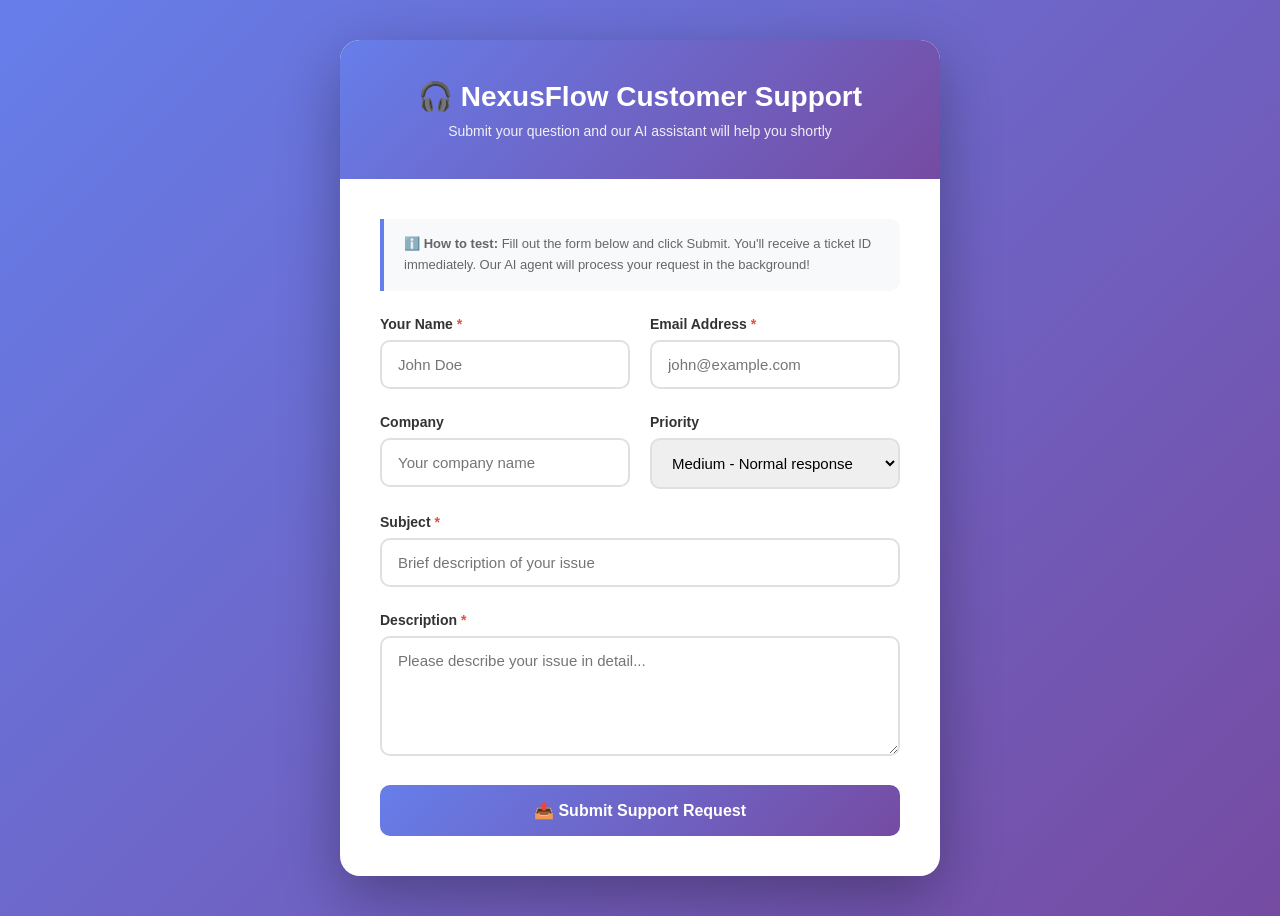
<file: test_form.html>
<!DOCTYPE html>
<html lang="en">
<head>
    <meta charset="UTF-8">
    <meta name="viewport" content="width=device-width, initial-scale=1.0">
    <title>NexusFlow Customer Support - Test Form</title>
    <style>
        * {
            margin: 0;
            padding: 0;
            box-sizing: border-box;
        }

        body {
            font-family: -apple-system, BlinkMacSystemFont, 'Segoe UI', Roboto, Oxygen, Ubuntu, sans-serif;
            background: linear-gradient(135deg, #667eea 0%, #764ba2 100%);
            min-height: 100vh;
            padding: 40px 20px;
        }

        .container {
            max-width: 600px;
            margin: 0 auto;
            background: white;
            border-radius: 20px;
            box-shadow: 0 20px 60px rgba(0,0,0,0.3);
            overflow: hidden;
        }

        .header {
            background: linear-gradient(135deg, #667eea 0%, #764ba2 100%);
            color: white;
            padding: 40px;
            text-align: center;
        }

        .header h1 {
            font-size: 28px;
            margin-bottom: 10px;
        }

        .header p {
            opacity: 0.9;
            font-size: 14px;
        }

        .form-container {
            padding: 40px;
        }

        .form-group {
            margin-bottom: 25px;
        }

        .form-group label {
            display: block;
            margin-bottom: 8px;
            color: #333;
            font-weight: 600;
            font-size: 14px;
        }

        .form-group label .required {
            color: #e74c3c;
        }

        .form-group input,
        .form-group select,
        .form-group textarea {
            width: 100%;
            padding: 14px 16px;
            border: 2px solid #e0e0e0;
            border-radius: 10px;
            font-size: 15px;
            transition: all 0.3s ease;
            font-family: inherit;
        }

        .form-group input:focus,
        .form-group select:focus,
        .form-group textarea:focus {
            outline: none;
            border-color: #667eea;
            box-shadow: 0 0 0 3px rgba(102, 126, 234, 0.1);
        }

        .form-group textarea {
            resize: vertical;
            min-height: 120px;
        }

        .form-row {
            display: grid;
            grid-template-columns: 1fr 1fr;
            gap: 20px;
        }

        .submit-btn {
            width: 100%;
            padding: 16px;
            background: linear-gradient(135deg, #667eea 0%, #764ba2 100%);
            color: white;
            border: none;
            border-radius: 10px;
            font-size: 16px;
            font-weight: 600;
            cursor: pointer;
            transition: transform 0.2s ease, box-shadow 0.2s ease;
        }

        .submit-btn:hover {
            transform: translateY(-2px);
            box-shadow: 0 10px 30px rgba(102, 126, 234, 0.4);
        }

        .submit-btn:active {
            transform: translateY(0);
        }

        .submit-btn:disabled {
            opacity: 0.6;
            cursor: not-allowed;
            transform: none;
        }

        .status-message {
            padding: 20px;
            border-radius: 10px;
            margin-top: 20px;
            display: none;
            animation: slideIn 0.3s ease;
        }

        @keyframes slideIn {
            from {
                opacity: 0;
                transform: translateY(-10px);
            }
            to {
                opacity: 1;
                transform: translateY(0);
            }
        }

        .status-message.success {
            background: #d4edda;
            border: 2px solid #28a745;
            color: #155724;
        }

        .status-message.error {
            background: #f8d7da;
            border: 2px solid #dc3545;
            color: #721c24;
        }

        .status-message h3 {
            margin-bottom: 10px;
            display: flex;
            align-items: center;
            gap: 10px;
        }

        .status-message p {
            font-size: 14px;
            line-height: 1.6;
        }

        .spinner {
            display: inline-block;
            width: 20px;
            height: 20px;
            border: 3px solid #f3f3f3;
            border-top: 3px solid #667eea;
            border-radius: 50%;
            animation: spin 1s linear infinite;
            margin-right: 10px;
            vertical-align: middle;
        }

        @keyframes spin {
            0% { transform: rotate(0deg); }
            100% { transform: rotate(360deg); }
        }

        .info-box {
            background: #f8f9fa;
            border-left: 4px solid #667eea;
            padding: 15px 20px;
            margin-bottom: 25px;
            border-radius: 0 10px 10px 0;
        }

        .info-box p {
            font-size: 13px;
            color: #666;
            line-height: 1.6;
        }

        .ticket-id {
            background: white;
            padding: 10px 15px;
            border-radius: 8px;
            font-family: monospace;
            font-size: 14px;
            display: inline-block;
            margin-top: 10px;
        }

        .check-icon {
            width: 24px;
            height: 24px;
            background: #28a745;
            border-radius: 50%;
            display: inline-flex;
            align-items: center;
            justify-content: center;
            color: white;
            font-weight: bold;
        }
    </style>
</head>
<body>
    <div class="container">
        <div class="header">
            <h1>🎧 NexusFlow Customer Support</h1>
            <p>Submit your question and our AI assistant will help you shortly</p>
        </div>

        <div class="form-container">
            <div class="info-box">
                <p>ℹ️ <strong>How to test:</strong> Fill out the form below and click Submit. You'll receive a ticket ID immediately. Our AI agent will process your request in the background!</p>
            </div>

            <form id="supportForm">
                <div class="form-row">
                    <div class="form-group">
                        <label for="name">Your Name <span class="required">*</span></label>
                        <input type="text" id="name" name="name" required placeholder="John Doe">
                    </div>

                    <div class="form-group">
                        <label for="email">Email Address <span class="required">*</span></label>
                        <input type="email" id="email" name="email" required placeholder="john@example.com">
                    </div>
                </div>

                <div class="form-row">
                    <div class="form-group">
                        <label for="company">Company</label>
                        <input type="text" id="company" name="company" placeholder="Your company name">
                    </div>

                    <div class="form-group">
                        <label for="priority">Priority</label>
                        <select id="priority" name="priority">
                            <option value="low">Low - Can wait</option>
                            <option value="medium" selected>Medium - Normal response</option>
                            <option value="high">High - Urgent issue</option>
                            <option value="critical">Critical - System down</option>
                        </select>
                    </div>
                </div>

                <div class="form-group">
                    <label for="subject">Subject <span class="required">*</span></label>
                    <input type="text" id="subject" name="subject" required placeholder="Brief description of your issue">
                </div>

                <div class="form-group">
                    <label for="description">Description <span class="required">*</span></label>
                    <textarea id="description" name="description" required placeholder="Please describe your issue in detail..."></textarea>
                </div>

                <button type="submit" class="submit-btn" id="submitBtn">
                    📤 Submit Support Request
                </button>
            </form>

            <div id="statusMessage" class="status-message"></div>
        </div>
    </div>

    <script>
        const API_URL = 'http://localhost:8000';

        document.getElementById('supportForm').addEventListener('submit', async function(e) {
            e.preventDefault();

            const submitBtn = document.getElementById('submitBtn');
            const statusMessage = document.getElementById('statusMessage');

            // Disable button and show loading
            submitBtn.disabled = true;
            submitBtn.innerHTML = '<span class="spinner"></span> Submitting...';
            statusMessage.style.display = 'none';

            // Get form values (only required fields)
            const formData = {
                name: document.getElementById('name').value,
                email: document.getElementById('email').value,
                subject: document.getElementById('subject').value,
                description: document.getElementById('description').value
            };

            try {
                // Submit to API
                const response = await fetch(`${API_URL}/support/submit`, {
                    method: 'POST',
                    headers: {
                        'Content-Type': 'application/json'
                    },
                    body: JSON.stringify(formData)
                });

                const data = await response.json();

                if (response.ok) {
                    // Success
                    statusMessage.className = 'status-message success';
                    statusMessage.innerHTML = `
                        <h3>
                            <span class="check-icon">✓</span>
                            Request Submitted Successfully!
                        </h3>
                        <p>
                            <strong>Thank you, ${formData.name}!</strong><br>
                            Your support request has been received. Our AI assistant is processing your question.<br><br>
                            <strong>Ticket ID:</strong> <span class="ticket-id">${data.ticket_id || 'N/A'}</span><br>
                            <strong>Estimated Response:</strong> Within 2 minutes
                        </p>
                    `;
                    statusMessage.style.display = 'block';

                    // Reset form
                    document.getElementById('supportForm').reset();
                } else {
                    // Error
                    throw new Error(data.detail || 'Submission failed');
                }

            } catch (error) {
                // Error
                statusMessage.className = 'status-message error';
                statusMessage.innerHTML = `
                    <h3>⚠️ Submission Failed</h3>
                    <p>${error.message}</p>
                    <p style="margin-top: 10px; font-size: 12px;">
                        Make sure the API is running at ${API_URL}<br>
                        Check: docker-compose ps
                    </p>
                `;
                statusMessage.style.display = 'block';
            } finally {
                // Re-enable button
                submitBtn.disabled = false;
                submitBtn.innerHTML = '📤 Submit Support Request';
            }
        });

        // Check API health on page load
        window.addEventListener('load', async function() {
            try {
                const response = await fetch(`${API_URL}/health`);
                const data = await response.json();

                if (data.status === 'healthy' || data.status === 'degraded') {
                    console.log('✅ API is running:', data.status);
                } else {
                    console.warn('⚠️ API may not be running');
                }
            } catch (error) {
                console.error('❌ Cannot connect to API. Make sure Docker containers are running.');
            }
        });
    </script>
</body>
</html>
</file>
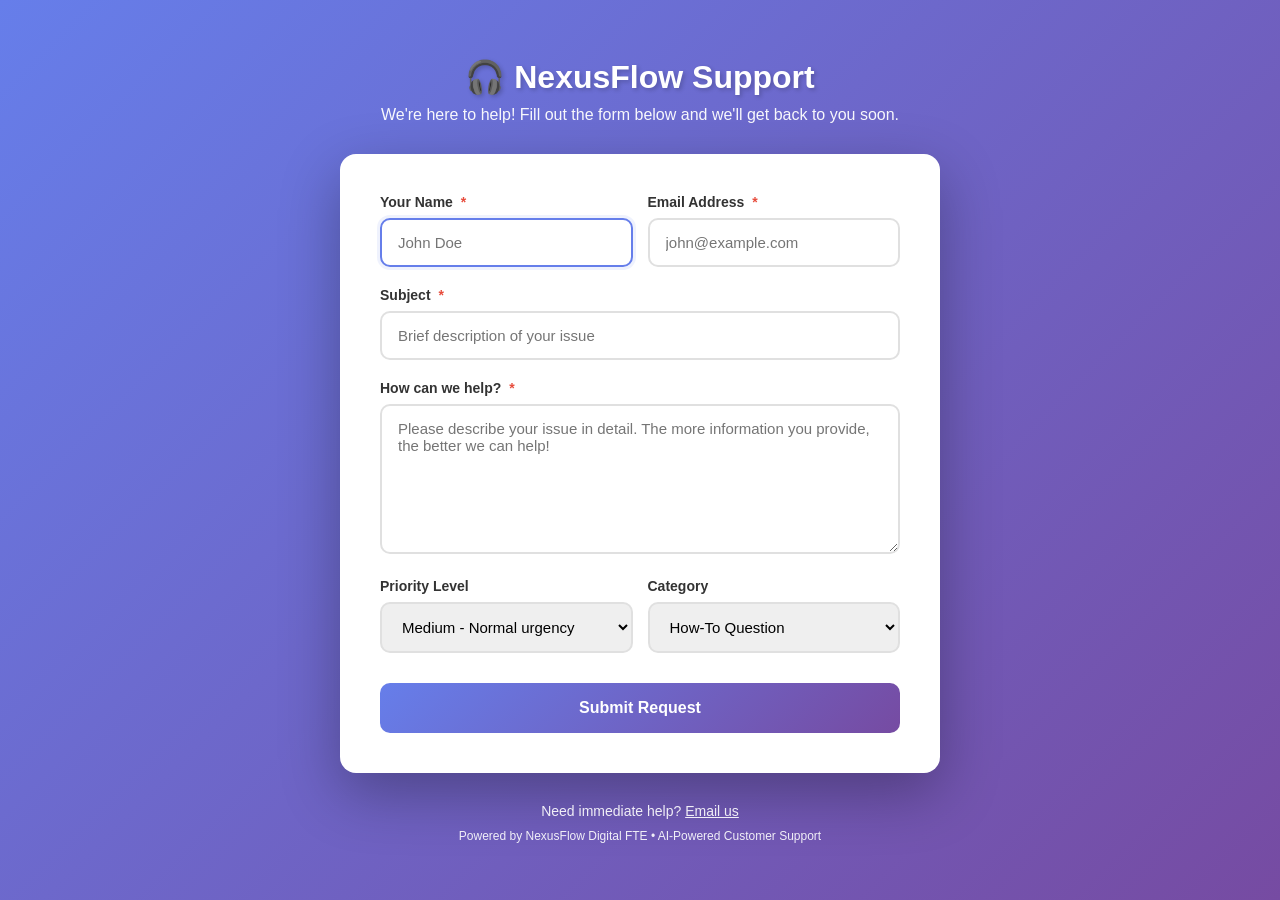
<file: static/support-form.html>
<!DOCTYPE html>
<html lang="en">
<head>
    <meta charset="UTF-8">
    <meta name="viewport" content="width=device-width, initial-scale=1.0">
    <title>NexusFlow Support - Get Help</title>
    <style>
        * {
            margin: 0;
            padding: 0;
            box-sizing: border-box;
        }

        body {
            font-family: -apple-system, BlinkMacSystemFont, 'Segoe UI', Roboto, 'Helvetica Neue', Arial, sans-serif;
            background: linear-gradient(135deg, #667eea 0%, #764ba2 100%);
            min-height: 100vh;
            padding: 20px;
            display: flex;
            align-items: center;
            justify-content: center;
        }

        .container {
            max-width: 600px;
            width: 100%;
        }

        .header {
            text-align: center;
            color: white;
            margin-bottom: 30px;
        }

        .header h1 {
            font-size: 32px;
            margin-bottom: 10px;
            text-shadow: 2px 2px 4px rgba(0,0,0,0.2);
        }

        .header p {
            font-size: 16px;
            opacity: 0.95;
        }

        .card {
            background: white;
            border-radius: 16px;
            padding: 40px;
            box-shadow: 0 20px 60px rgba(0,0,0,0.3);
        }

        .form-group {
            margin-bottom: 20px;
        }

        label {
            display: block;
            margin-bottom: 8px;
            color: #333;
            font-weight: 600;
            font-size: 14px;
        }

        .required {
            color: #e74c3c;
            margin-left: 4px;
        }

        input, textarea, select {
            width: 100%;
            padding: 14px 16px;
            border: 2px solid #e0e0e0;
            border-radius: 10px;
            font-size: 15px;
            transition: all 0.3s ease;
            font-family: inherit;
        }

        input:focus, textarea:focus, select:focus {
            outline: none;
            border-color: #667eea;
            box-shadow: 0 0 0 3px rgba(102, 126, 234, 0.1);
        }

        textarea {
            min-height: 150px;
            resize: vertical;
        }

        .row {
            display: grid;
            grid-template-columns: 1fr 1fr;
            gap: 15px;
        }

        .btn {
            background: linear-gradient(135deg, #667eea 0%, #764ba2 100%);
            color: white;
            border: none;
            padding: 16px 32px;
            border-radius: 10px;
            font-size: 16px;
            font-weight: 600;
            cursor: pointer;
            width: 100%;
            transition: transform 0.2s ease, box-shadow 0.2s ease;
            margin-top: 10px;
        }

        .btn:hover {
            transform: translateY(-2px);
            box-shadow: 0 10px 30px rgba(102, 126, 234, 0.4);
        }

        .btn:active {
            transform: translateY(0);
        }

        .btn:disabled {
            opacity: 0.6;
            cursor: not-allowed;
            transform: none;
        }

        .success-message {
            display: none;
            text-align: center;
            padding: 30px 20px;
        }

        .success-icon {
            width: 80px;
            height: 80px;
            background: linear-gradient(135deg, #11998e 0%, #38ef7d 100%);
            border-radius: 50%;
            display: flex;
            align-items: center;
            justify-content: center;
            margin: 0 auto 20px;
            font-size: 40px;
            color: white;
            animation: scaleIn 0.5s ease;
        }

        @keyframes scaleIn {
            from {
                transform: scale(0);
            }
            to {
                transform: scale(1);
            }
        }

        .success-message h2 {
            color: #2ecc71;
            font-size: 24px;
            margin-bottom: 15px;
        }

        .success-message p {
            color: #666;
            margin-bottom: 20px;
            line-height: 1.6;
        }

        .ticket-box {
            background: #f8f9fa;
            border: 2px dashed #667eea;
            border-radius: 10px;
            padding: 20px;
            margin: 20px 0;
        }

        .ticket-id {
            font-family: 'Courier New', monospace;
            font-size: 24px;
            font-weight: 700;
            color: #667eea;
            letter-spacing: 1px;
        }

        .ticket-label {
            font-size: 12px;
            color: #999;
            text-transform: uppercase;
            letter-spacing: 1px;
            margin-bottom: 5px;
        }

        .response-time {
            background: #fff3cd;
            border-left: 4px solid #ffc107;
            padding: 15px;
            border-radius: 6px;
            margin-top: 20px;
        }

        .response-time strong {
            color: #856404;
        }

        .error-message {
            background: #fee;
            border: 1px solid #fcc;
            color: #c33;
            padding: 12px 16px;
            border-radius: 8px;
            margin-bottom: 20px;
            display: none;
        }

        .loading {
            display: inline-block;
            width: 20px;
            height: 20px;
            border: 3px solid rgba(255,255,255,0.3);
            border-radius: 50%;
            border-top-color: white;
            animation: spin 1s ease-in-out infinite;
            margin-right: 10px;
        }

        @keyframes spin {
            to { transform: rotate(360deg); }
        }

        .footer {
            text-align: center;
            color: white;
            margin-top: 30px;
            font-size: 14px;
            opacity: 0.9;
        }

        .footer a {
            color: white;
            text-decoration: underline;
        }

        /* Mobile responsive */
        @media (max-width: 600px) {
            .card {
                padding: 25px;
            }

            .row {
                grid-template-columns: 1fr;
            }

            .header h1 {
                font-size: 24px;
            }
        }
    </style>
</head>
<body>
    <div class="container">
        <div class="header">
            <h1>🎧 NexusFlow Support</h1>
            <p>We're here to help! Fill out the form below and we'll get back to you soon.</p>
        </div>

        <div class="card">
            <!-- Error Message -->
            <div id="errorMessage" class="error-message"></div>

            <!-- Success Message -->
            <div id="successMessage" class="success-message">
                <div class="success-icon">✓</div>
                <h2>Request Received!</h2>
                <p>Thank you for contacting NexusFlow Support. Our AI assistant is already working on your request!</p>
                
                <div class="ticket-box">
                    <div class="ticket-label">Your Ticket ID</div>
                    <div class="ticket-id" id="ticketIdDisplay">TKT-20260330-001</div>
                </div>

                <div class="response-time">
                    ⏱️ We'll respond within <strong id="responseTime">2-4 hours</strong>
                </div>

                <p style="margin-top: 20px; font-size: 14px;">
                    A confirmation email has been sent to <strong id="customerEmail"></strong>
                </p>

                <button onclick="location.reload()" class="btn" style="margin-top: 20px; background: #667eea;">
                    Submit Another Request
                </button>
            </div>

            <!-- Support Form -->
            <form id="supportForm" onsubmit="handleSubmit(event)">
                <div class="row">
                    <div class="form-group">
                        <label for="name">Your Name <span class="required">*</span></label>
                        <input 
                            type="text" 
                            id="name" 
                            name="name" 
                            required 
                            placeholder="John Doe"
                            minlength="2"
                        >
                    </div>
                    <div class="form-group">
                        <label for="email">Email Address <span class="required">*</span></label>
                        <input 
                            type="email" 
                            id="email" 
                            name="email" 
                            required 
                            placeholder="john@example.com"
                        >
                    </div>
                </div>

                <div class="form-group">
                    <label for="subject">Subject <span class="required">*</span></label>
                    <input 
                        type="text" 
                        id="subject" 
                        name="subject" 
                        required 
                        placeholder="Brief description of your issue"
                        minlength="5"
                    >
                </div>

                <div class="form-group">
                    <label for="description">How can we help? <span class="required">*</span></label>
                    <textarea 
                        id="description" 
                        name="description" 
                        required 
                        placeholder="Please describe your issue in detail. The more information you provide, the better we can help!"
                        minlength="10"
                    ></textarea>
                </div>

                <div class="row">
                    <div class="form-group">
                        <label for="priority">Priority Level</label>
                        <select id="priority" name="priority">
                            <option value="low">Low - Can wait</option>
                            <option value="medium" selected>Medium - Normal urgency</option>
                            <option value="high">High - Quite urgent</option>
                            <option value="critical">Critical - Emergency!</option>
                        </select>
                    </div>
                    <div class="form-group">
                        <label for="category">Category</label>
                        <select id="category" name="category">
                            <option value="how_to">How-To Question</option>
                            <option value="technical_issue">Technical Issue</option>
                            <option value="billing">Billing/Payment</option>
                            <option value="feature_request">Feature Request</option>
                            <option value="account">Account Access</option>
                            <option value="integration">Integration</option>
                            <option value="other">Other</option>
                        </select>
                    </div>
                </div>

                <button type="submit" id="submitBtn" class="btn">
                    Submit Request
                </button>
            </form>
        </div>

        <div class="footer">
            <p>Need immediate help? <a href="mailto:support@nexusflow.com">Email us</a></p>
            <p style="margin-top: 10px; font-size: 12px;">
                Powered by NexusFlow Digital FTE • AI-Powered Customer Support
            </p>
        </div>
    </div>

    <script>
        // API URL - change this if your server runs on different port
        const API_URL = window.location.origin;

        async function handleSubmit(event) {
            event.preventDefault();

            const form = event.target;
            const btn = document.getElementById('submitBtn');
            const errorDiv = document.getElementById('errorMessage');

            // Hide any previous errors
            errorDiv.style.display = 'none';

            // Show loading state
            btn.disabled = true;
            btn.innerHTML = '<span class="loading"></span>Submitting...';

            // Get form values
            const formData = {
                name: form.name.value.trim(),
                email: form.email.value.trim(),
                subject: form.subject.value.trim(),
                description: form.description.value.trim(),
                priority: form.priority.value,
                channel: 'web_form'
            };

            try {
                // Submit to API
                const response = await fetch(`${API_URL}/support/submit`, {
                    method: 'POST',
                    headers: { 
                        'Content-Type': 'application/json' 
                    },
                    body: JSON.stringify(formData)
                });

                const result = await response.json();

                if (response.ok && result.success) {
                    // Hide form, show success message
                    form.style.display = 'none';
                    document.getElementById('successMessage').style.display = 'block';

                    // Update success message with actual data
                    document.getElementById('ticketIdDisplay').textContent = result.ticket_id;
                    document.getElementById('customerEmail').textContent = formData.email;
                    
                    // Set response time based on priority
                    const responseTimes = {
                        'low': '24-48 hours',
                        'medium': '4-8 hours',
                        'high': '1-2 hours',
                        'critical': '15-30 minutes'
                    };
                    document.getElementById('responseTime').textContent = responseTimes[formData.priority] || '2-4 hours';

                } else {
                    // Show error
                    showError(result.error || 'Failed to submit request. Please try again.');
                    btn.disabled = false;
                    btn.innerHTML = 'Submit Request';
                }

            } catch (error) {
                console.error('Submission error:', error);
                showError('Network error. Please check your connection and try again.');
                btn.disabled = false;
                btn.innerHTML = 'Submit Request';
            }
        }

        function showError(message) {
            const errorDiv = document.getElementById('errorMessage');
            errorDiv.textContent = '❌ ' + message;
            errorDiv.style.display = 'block';

            // Scroll to error
            errorDiv.scrollIntoView({ behavior: 'smooth', block: 'center' });
        }

        // Auto-focus on name field when page loads
        window.addEventListener('load', () => {
            document.getElementById('name').focus();
        });
    </script>
</body>
</html>
</file>
